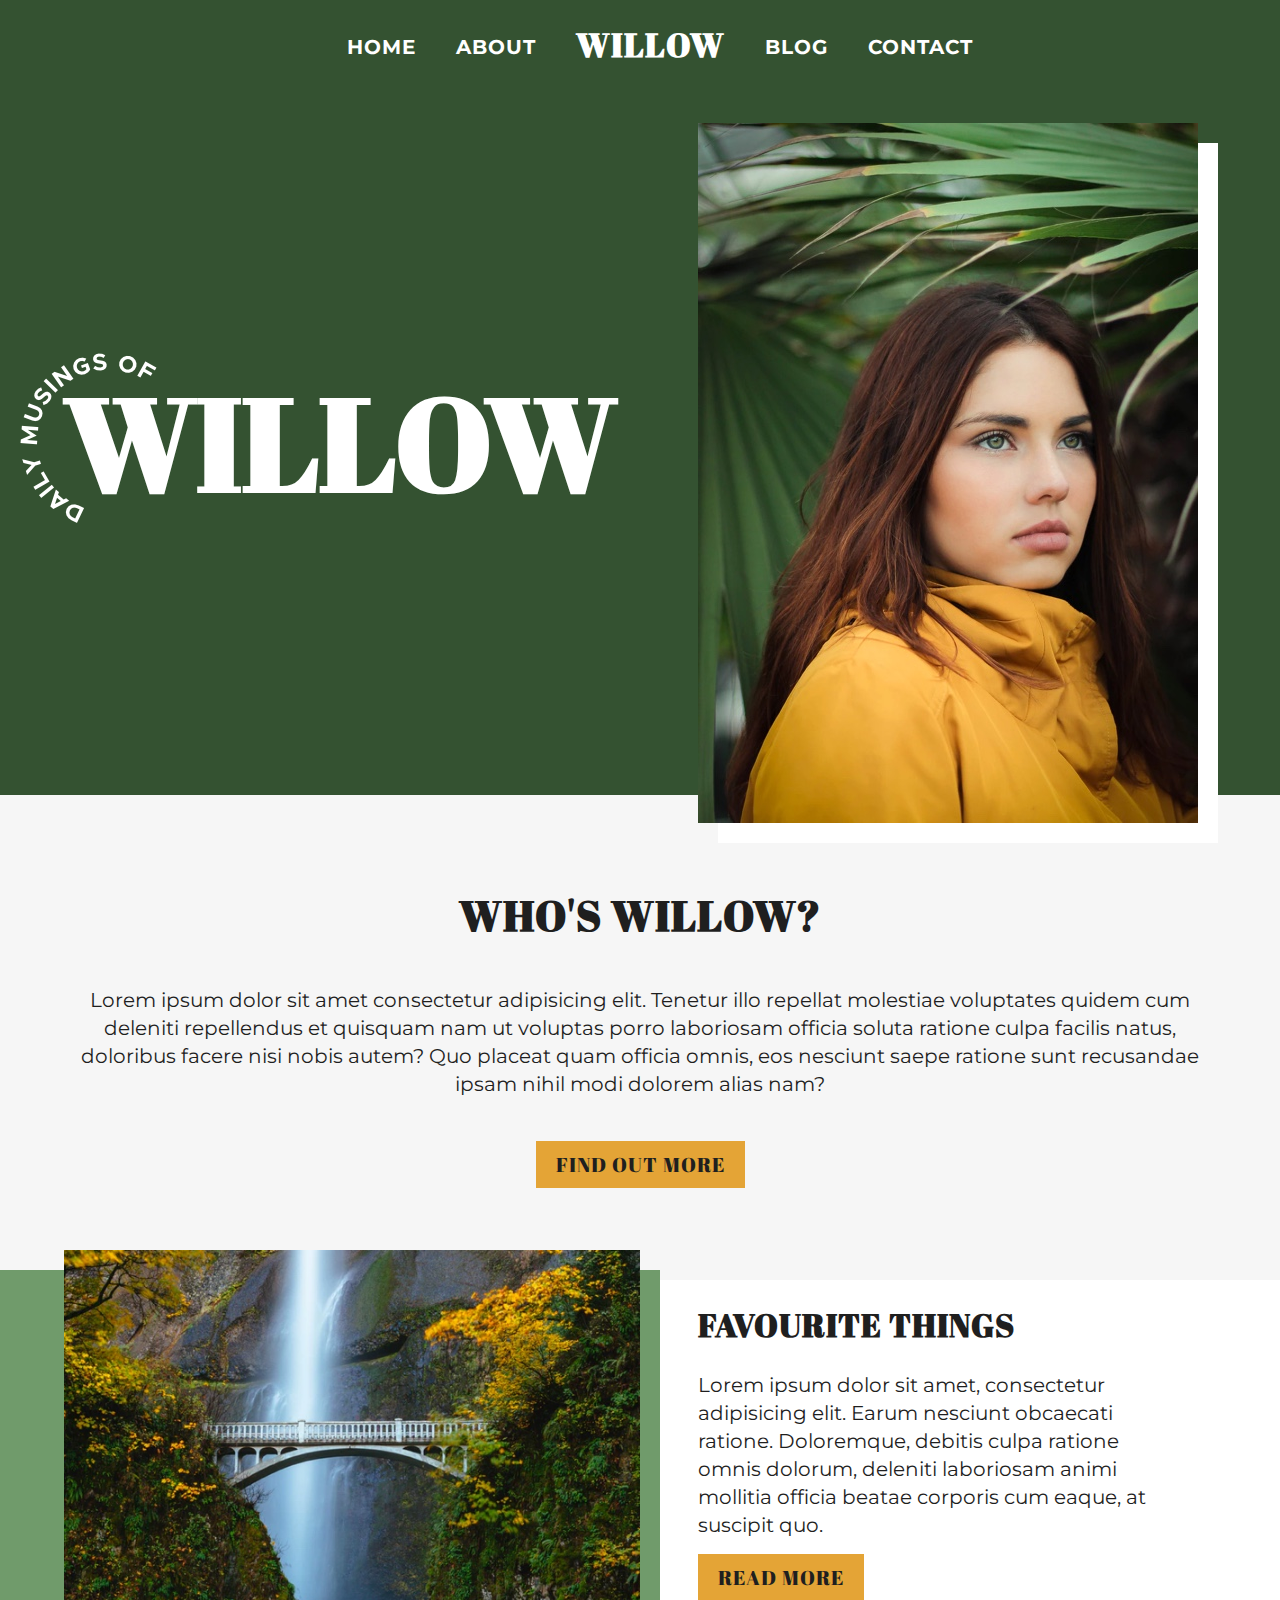
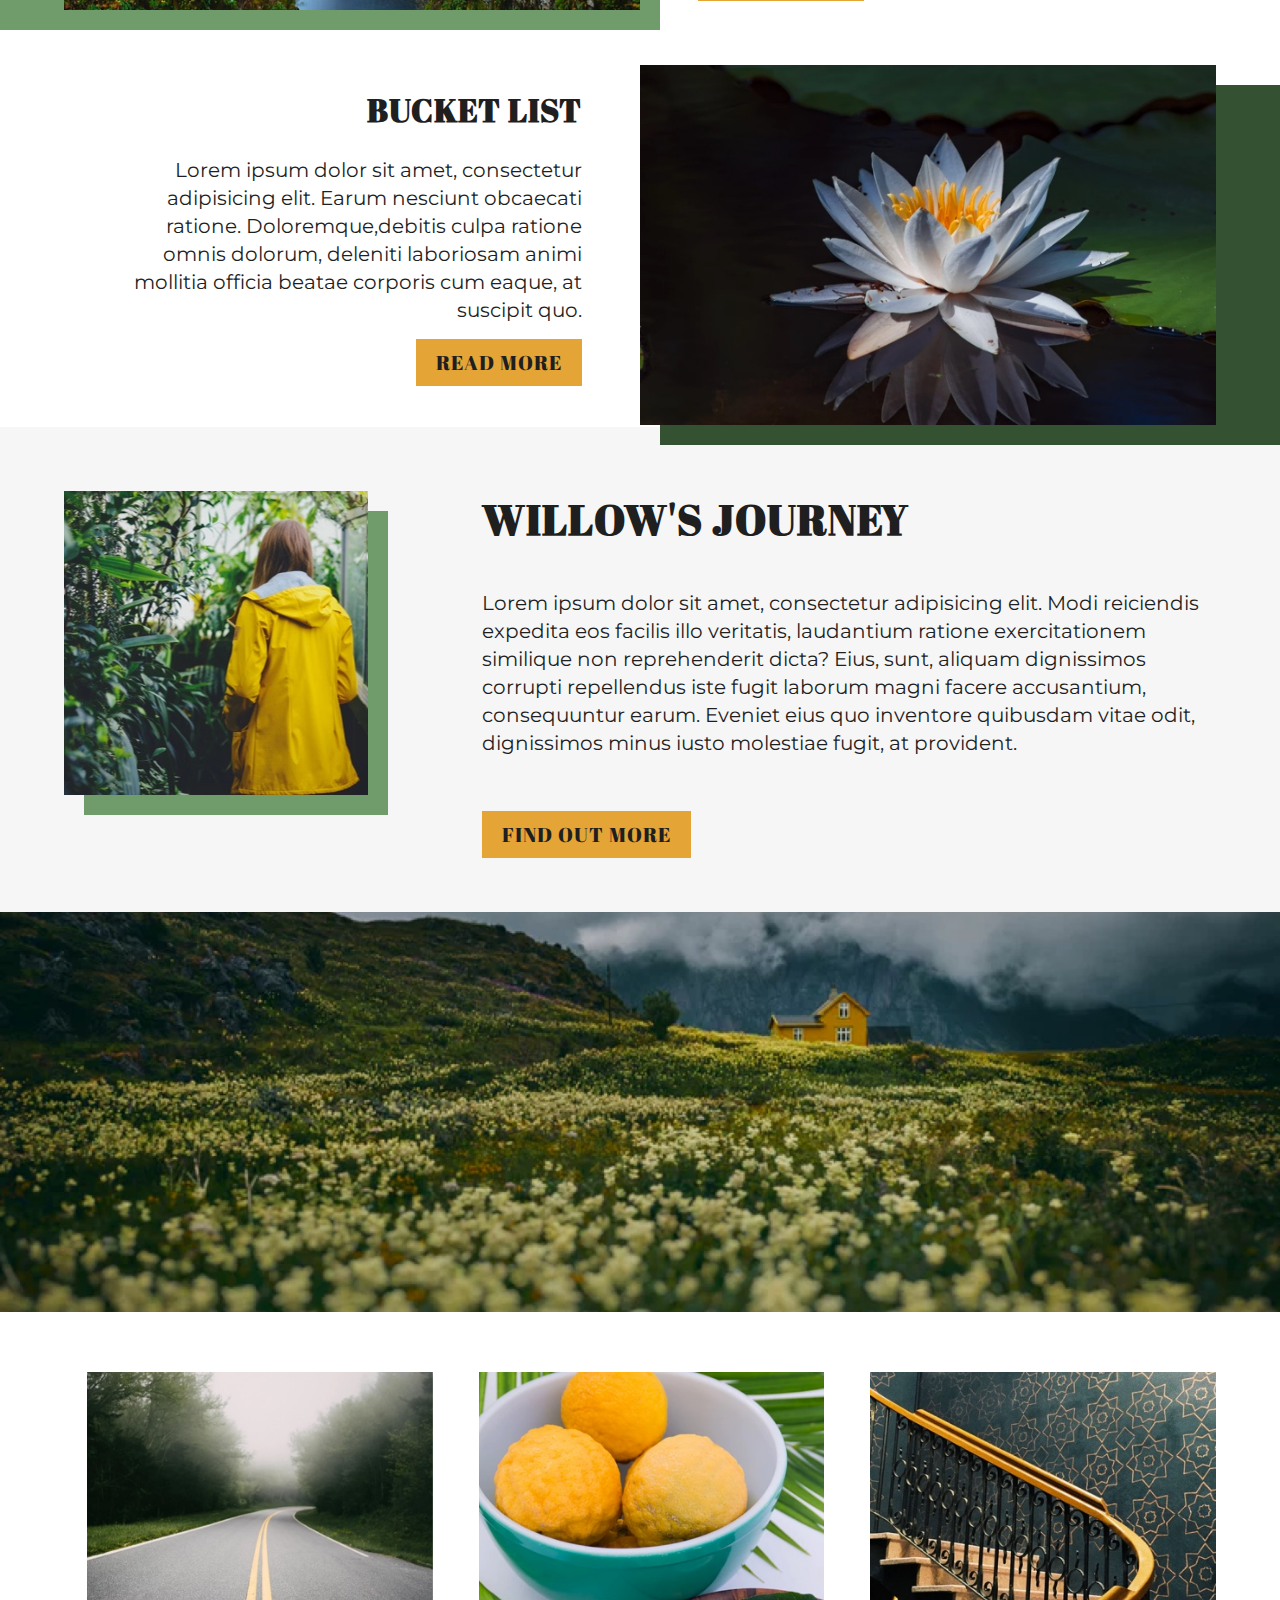
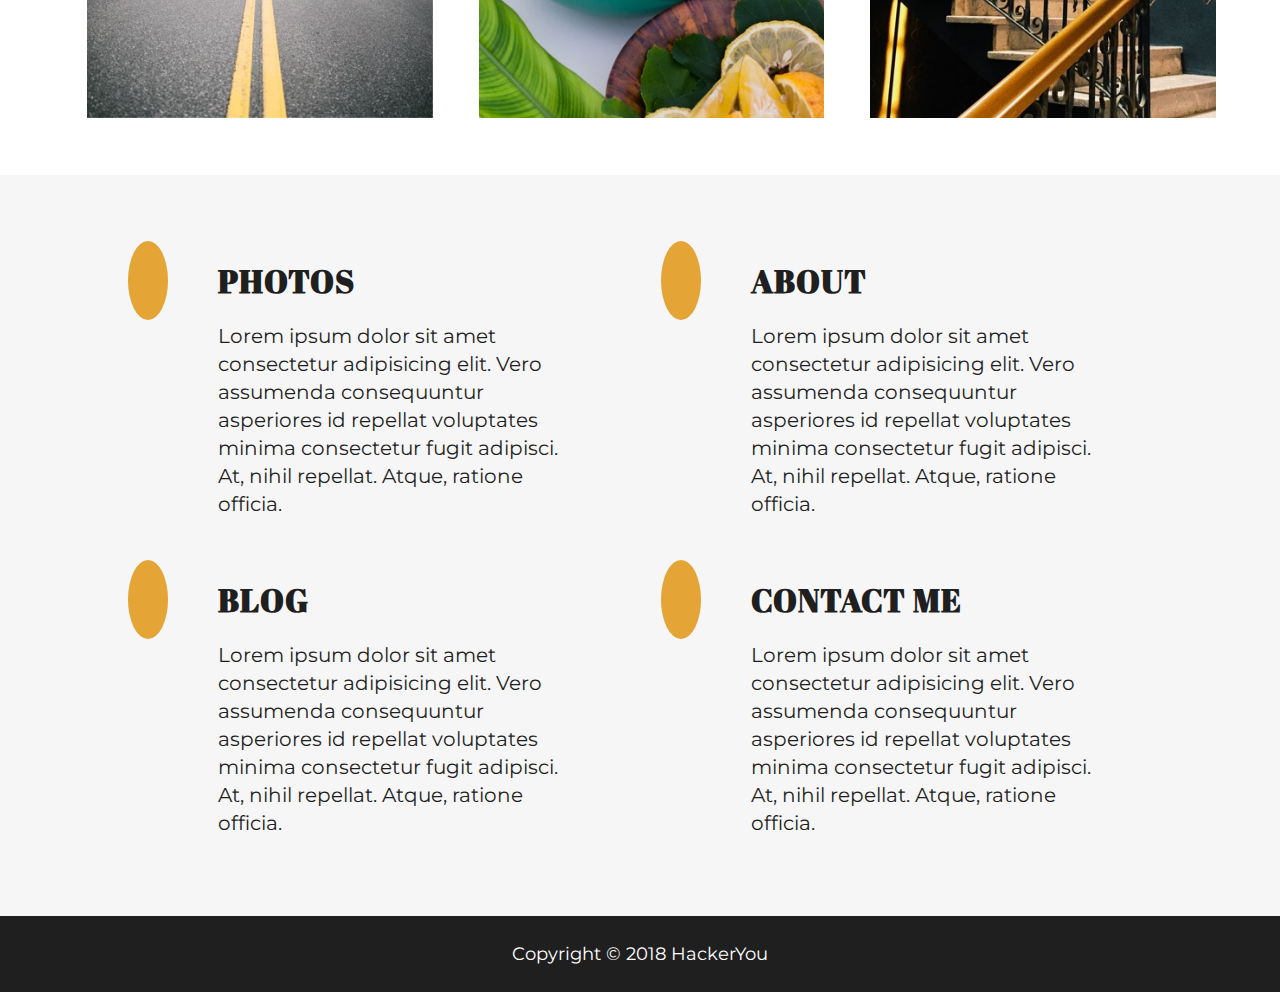
<file: index.html>
<!DOCTYPE html>
<html lang="en">
<head>
    <meta charset="UTF-8">
    <meta name="viewport" content="width=device-width, initial-scale=1.0">
    <meta http-equiv="X-UA-Compatible" content="ie=edge">
    <title>Willow - Home</title>
    <link rel="stylesheet" href="https://use.fontawesome.com/releases/v5.5.0/css/all.css" integrity="sha384-B4dIYHKNBt8Bc12p+WXckhzcICo0wtJAoU8YZTY5qE0Id1GSseTk6S+L3BlXeVIU" crossorigin="anonymous">
    <link href="https://fonts.googleapis.com/css?family=Abril+Fatface|Montserrat:400,700" rel="stylesheet">
    <link rel="stylesheet" href="styles/style.css">
    <link type="image/png" href="assets/favicon-32x32.png" rel="icon">
    <link rel="stylesheet" href="https://cdnjs.cloudflare.com/ajax/libs/animate.css/3.7.0/animate.min.css">
    
</head>
<body>

    <!-- HEADER SECTION ------------------------------------------------>

    <header class="main-header">
        <div class="wrapper">
            
            <nav class="top-nav">
                <ul class="top-nav__list">
                    <li class="top-nav__list-item"><a class="top-nav__link top-nav__link--accent" href="index.html">Home</a></li>
                    <li class="top-nav__list-item"><a class="top-nav__link top-nav__link--accent" href="">About</a></li>
                    <li class="top-nav__list-item"><a class="top-nav__link--large" href="index.html">Willow</a></li>
                    <li class="top-nav__list-item"><a class="top-nav__link top-nav__link--accent" href="blog.html">Blog</a></li>
                    <li class="top-nav__list-item"><a class="top-nav__link top-nav__link--accent" href="contact.html">Contact</a></li>
               </ul>
            </nav>
    
            <div class="menu-icon">
                <a href=""><i class="fas fa-bars"></i></a>
            </div>
            

        </div>
        
    
               
        <div class="wrapper">
        <div class="main-header__content-box">
                <div class="main-header__title-container">
                    <h1 class="main-header__title--large">Willow</h1>
                </div> 

               <div class="main-header__image-container">
                   <img class="main-header__img" src="assets/home-image-1.jpg" alt="headshot of girl with long brown hair standing in front of bamboo-like tree leaves">  
               </div>
            </div>
        </div>
    </header>

    <main class="main">

<!-- ABOUT/INTRO SECTION ----------------------------------------------->

        <section class="intro">
            <div class="wrapper">
                <div class="intro__content-block">
                    <h2 class="heading">Who's Willow?</h2>
                    <p class="copy copy--intro">Lorem ipsum dolor sit amet consectetur adipisicing elit. Tenetur illo repellat molestiae voluptates quidem cum deleniti repellendus et quisquam nam ut voluptas porro laboriosam officia soluta ratione culpa facilis natus, doloribus facere nisi nobis autem? Quo placeat quam officia omnis, eos nesciunt saepe ratione sunt recusandae ipsam nihil modi dolorem alias nam?</p>
                    <a href="#" class="button animated pulse">Find Out More</a>
                </div>
            </div>
        </section> 

<!-- EDITORIAL SECTION ------------------------------------------------->

        <section class="editorial">  
            <div class="wrapper">                   
                <div class="editorial__row editorial__row--row1">
                    <div class="editorial__img-box">
                        <img class="editorial__image editorial__image--light-green" src="assets/home-image-2.jpg" alt="scenic photograph of bridge with waterfall in background">
                    </div>
    
                    <div class="editorial__content editorial__content--row1">
                        <h3 class="heading--small">Favourite Things</h3>
                        <p class="copy copy__editorial">Lorem ipsum dolor sit amet, consectetur adipisicing elit. Earum nesciunt obcaecati ratione. Doloremque, debitis culpa ratione omnis dolorum, deleniti laboriosam animi mollitia officia beatae corporis cum eaque, at suscipit quo.</p>
                        <a href="" class="button">Read More</a>
                    </div>
                </div>
    
                <div class="editorial__row editorial__row--row2">
                    <div class="editorial__img-box editorial__img-container--row2">
                        <img src="assets/home-image-3.jpg" alt="close up photograph of flower floating near lily pad" class="editorial__image editorial__image--dark-green">
                    </div> 
    
                    <div class="editorial__content editorial__content--row2">
                        <h3 class="heading--small">Bucket List</h3>
                        <p class="copy copy__editorial">Lorem ipsum dolor sit amet, consectetur adipisicing elit. Earum nesciunt obcaecati ratione. Doloremque,debitis culpa ratione omnis dolorum, deleniti laboriosam animi mollitia officia beatae corporis cum eaque, at suscipit quo.</p>
                        <a href="" class="button">Read More</a>
                    </div>            
                </div>  
            </div>
        </section>


<!-- WILLOW'S JOURNEY SECTION ------------------------------------------------->

        <section class="journey">
            <div class="wrapper">
                <div class="journey-container">   
                    <div class="journey-container__image-box">
                        <img class="journey-container__image-box--image" src="assets/home-image-4.jpg" alt="rear image of girl with yellow raincoat in a green forest-like setting">
                    </div>
        
                    <div class="journey-container__content-box">
                        <h2 class="heading">Willow's Journey</h2>
                        <p class="copy copy--intro copy--journey">Lorem ipsum dolor sit amet, consectetur adipisicing elit. Modi reiciendis expedita eos facilis illo veritatis, laudantium ratione exercitationem similique non reprehenderit dicta? Eius, sunt, aliquam dignissimos corrupti repellendus iste fugit laborum magni facere accusantium, consequuntur earum. Eveniet eius quo inventore quibusdam vitae odit, dignissimos minus iusto molestiae fugit, at provident.</p>
                        <a href="" class="button">Find out More</a>
                    </div> 
                </div>
            </div>
        </section>

<!-- GALLERY SECTION ------------------------------------------------------------->

        <section class="gallery">
            <div class="gallery__hero">
                <img src="assets/home-image-5.jpg" alt="panoramic scene of a meadow of flowers with a house in background near cloudy mountains" class="gallery__image--large">
            </div>

        <div class="wrapper">
            <div class="gallery__wrapper">
                <img src="assets/home-image-6.jpg" alt="image of empty winding highway road" class="gallery__image">
                <img src="assets/home-image-7.jpg" alt="close up image of a bowl of lemons on a table" class="gallery__image">
                <img src="assets/home-image-8.jpg" alt="photo of winding staircase with star-pattern wallpaper on walls" class="gallery__image">
            </div>
        </div>
        </section>   
    </main>

<!-- FOOTER WITH ICONS SECTION------------------------------------------------------>
<footer class="footer">
   
        <div class="footer__row">
            <div class="footer__content">
                <div class="footer__icon-box">
                    <a class="footer__icon" href=""><i class="fas fa-image"></i></a>
                </div>

                <div class="footer__copy-block">
                    <h4 class="heading--small">Photos</h4>
                    <p class="copy">Lorem ipsum dolor sit amet consectetur adipisicing elit. Vero assumenda consequuntur asperiores id repellat voluptates minima consectetur fugit adipisci. At, nihil repellat. Atque, ratione officia.</p>
                </div>
            </div>

            <div class="footer__content">
                <div class="footer__icon-box">
                    <a class="footer__icon" href=""><i class="far fa-user"></i></a>
                </div>

                <div class="footer__copy-block">
                    <h4 class="heading--small">About</h4>
                    <p class="copy">Lorem ipsum dolor sit amet consectetur adipisicing elit. Vero assumenda consequuntur asperiores id repellat voluptates minima consectetur fugit adipisci. At, nihil repellat. Atque, ratione officia.</p>
                </div>
            </div>
        </div>

        <div class="footer__row">
            <div class="footer__content">
                <div class="footer__icon-box">
                    <a class="footer__icon" href=""><i class="fas fa-desktop"></i></a>
                </div>

                <div class="footer__copy-block">
                    <h4 class="heading--small">Blog</h4>
                    <p class="copy">Lorem ipsum dolor sit amet consectetur adipisicing elit. Vero assumenda consequuntur asperiores id repellat voluptates minima consectetur fugit adipisci. At, nihil repellat. Atque, ratione officia.</p>
                </div>
            </div>
      
            <div class="footer__content">
                <div class="footer__icon-box">
                    <a class="footer__icon" href=""><i class="fas fa-phone"></i></a>
                </div>
                <div class="footer__copy-block">
                    <h4 class="heading--small">Contact Me</h4>
                    <p class="copy">Lorem ipsum dolor sit amet consectetur adipisicing elit. Vero assumenda consequuntur asperiores id repellat voluptates minima consectetur fugit adipisci. At, nihil repellat. Atque, ratione officia.</p>
                </div>
            </div> 
        </div>
    
</footer>

<!-- SECONDARY FOOTER SECTION ----------------------------------------------------------->

        <div class="secondary-footer">
            <p class="secondary-footer__text">Copyright &copy 2018 HackerYou</p>
        </div>


    
</body>
</html>
</file>
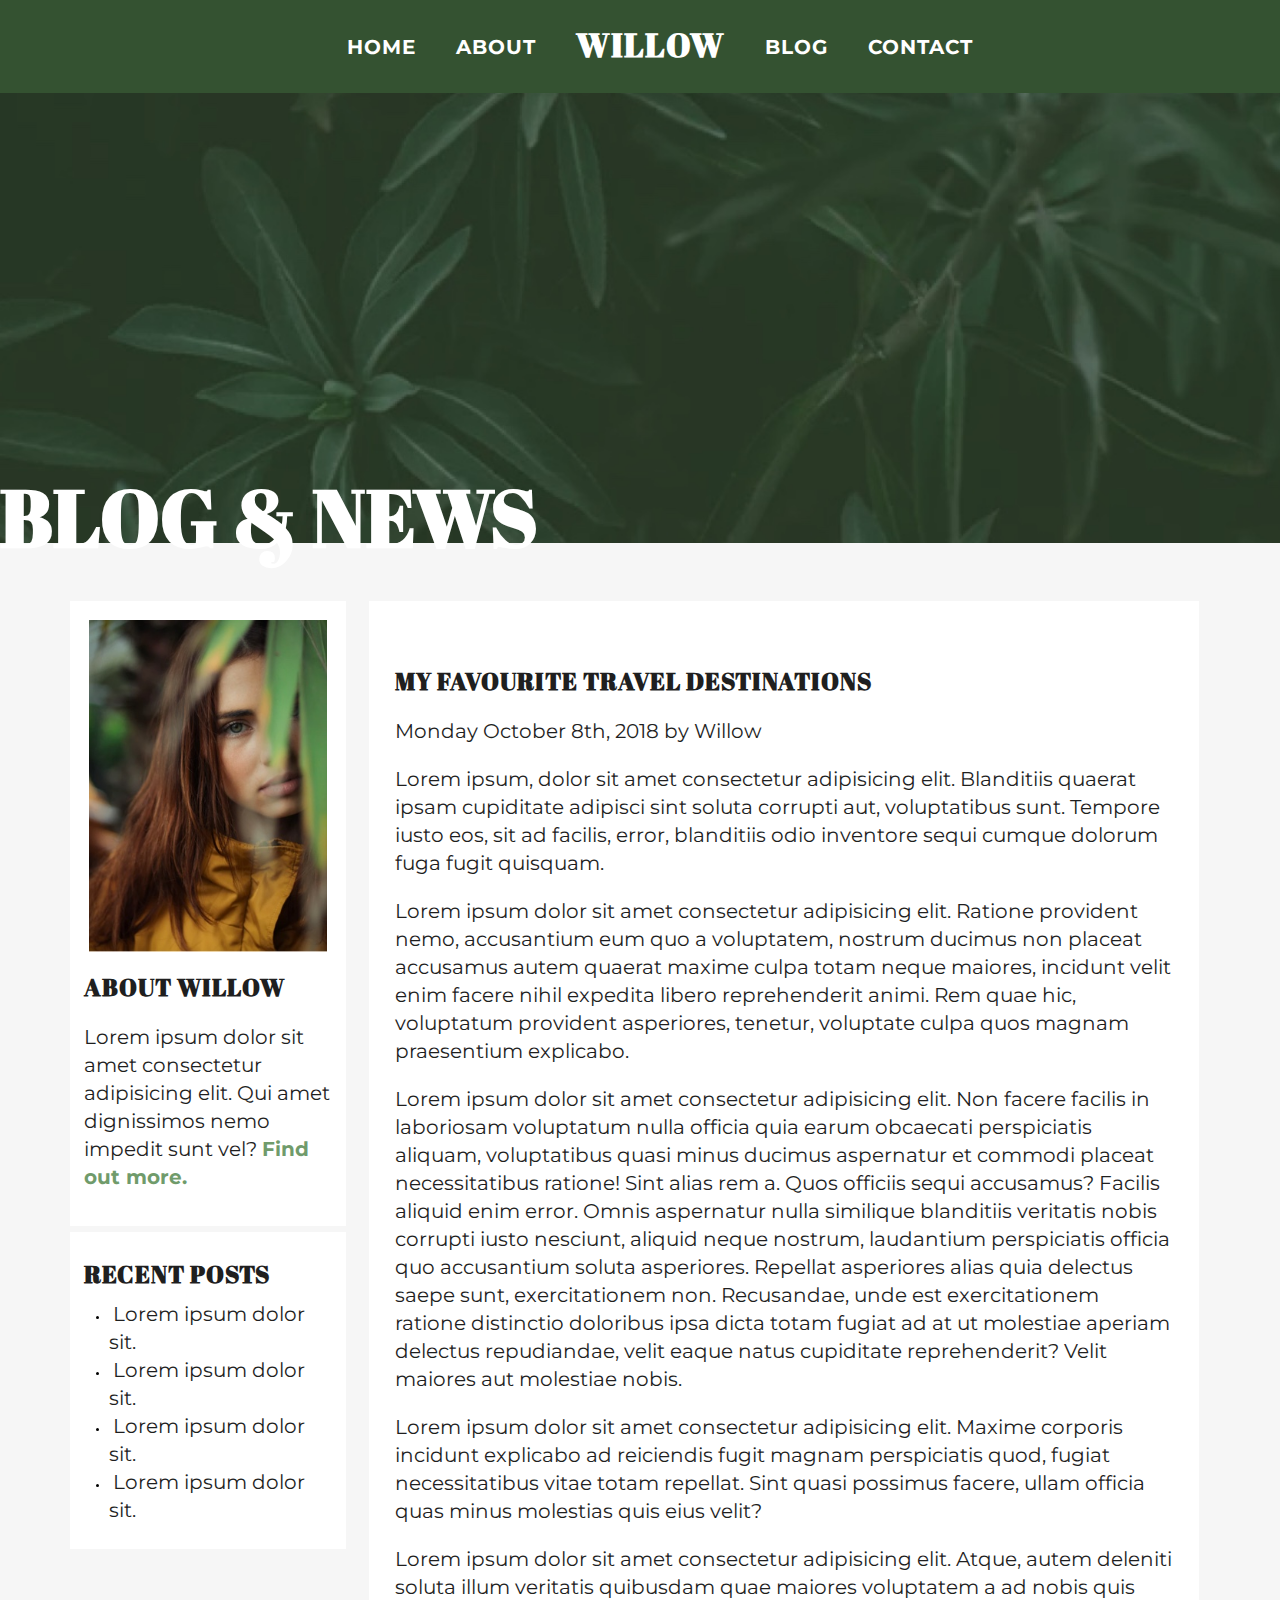
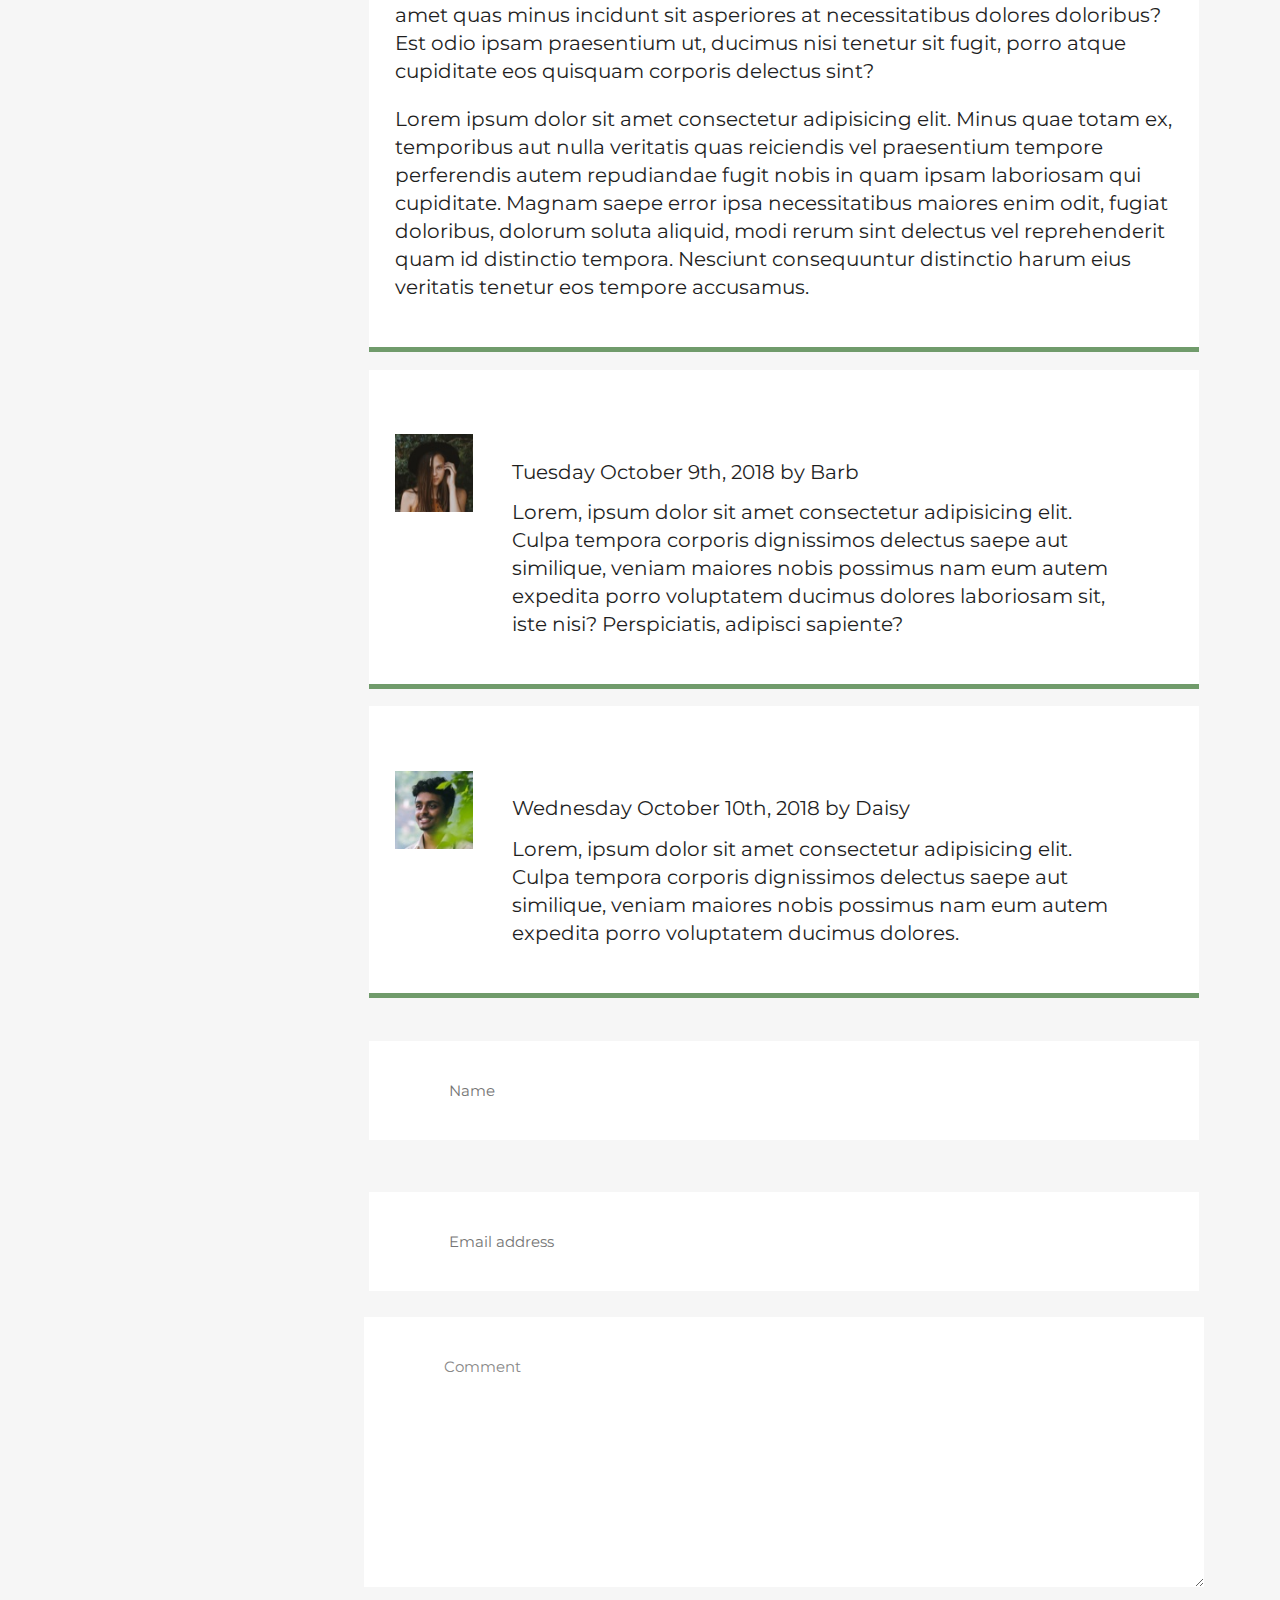
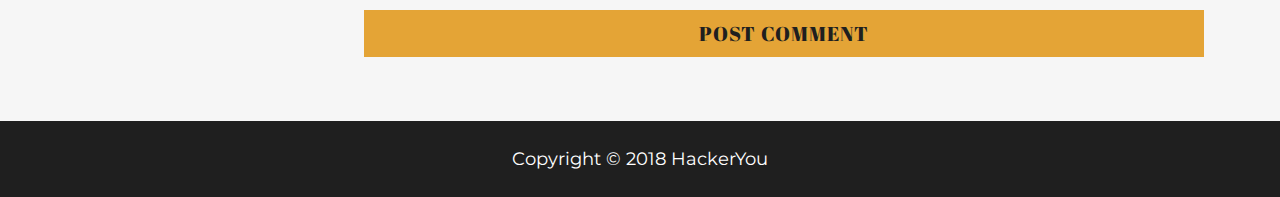
<file: blog.html>
<!DOCTYPE html>
<html lang="en">
<head>
    <meta charset="UTF-8">
    <meta name="viewport" content="width=device-width, initial-scale=1.0">
    <meta http-equiv="X-UA-Compatible" content="ie=edge">
    <title>Willow - Blog</title>
    <link rel="stylesheet" href="https://use.fontawesome.com/releases/v5.5.0/css/all.css" integrity="sha384-B4dIYHKNBt8Bc12p+WXckhzcICo0wtJAoU8YZTY5qE0Id1GSseTk6S+L3BlXeVIU" crossorigin="anonymous">
    <link href="https://fonts.googleapis.com/css?family=Abril+Fatface|Montserrat:400,700" rel="stylesheet">
    <link rel="stylesheet" href="styles/style.css">
    <link type="image/png" href="assets/favicon-32x32.png" rel="icon">
    <link rel="stylesheet" href="https://cdnjs.cloudflare.com/ajax/libs/animate.css/3.7.0/animate.min.css">
</head>
<body>
    
    <!-- HEADER SECTION ------------------------------------------------>
    
    
    <header class="blog-header">
            <nav class="top-nav">
                <ul class="top-nav__list">
                    <li class="top-nav__list-item"><a class="top-nav__link top-nav__link--accent" href="index.html">Home</a></li>
                    <li class="top-nav__list-item"><a class="top-nav__link top-nav__link--accent" href="">About</a></li>
                    <li class="top-nav__list-item"><a class="top-nav__link--large" href="index.html">Willow</a></li>
                    <li class="top-nav__list-item"><a class="top-nav__link top-nav__link--accent" href="blog.html">Blog</a></li>
                    <li class="top-nav__list-item"><a class="top-nav__link top-nav__link--accent" href="contact.html">Contact</a></li>
                </ul>
            </nav>
    
            <div class="menu-icon">
                <a href=""><i class="fas fa-bars"></i></a>
            </div>
        
        

                         
            <div class="secondary-header">
                <h1 class="page-heading">Blog & News</h1>
            </div>

    </header>


<main class="main">

<!-- SIDEBAR SECTION ------------------------------------------------>

    <div class="wrapper">
        <div class="page-container">          
            <aside class="sidebar">
                <div class="sidebar__box content-frame">
                    <img src="/assets/blog-image-2.jpg" alt="" class="bio__image">
                    <h2 class="heading blog-heading">About Willow</h2>
                    <p class="copy">Lorem ipsum dolor sit amet consectetur adipisicing elit. Qui amet dignissimos nemo impedit sunt vel? <span ><a class="sidebar__cta" href="">Find out more.</a></span></p>
                </div>
                
                <div class="sidebar__box content-frame">
                    <h2 class="heading blog-heading">Recent Posts</h2>
                    <ul class="sidebar__link-list">
                        <li><a class="sidebar__link copy" href="">Lorem ipsum dolor sit.</a></li>
                        <li><a class="sidebar__link copy" href="">Lorem ipsum dolor sit.</a></li>
                        <li><a class="sidebar__link copy" href="">Lorem ipsum dolor sit.</a></li>
                        <li><a class="sidebar__link copy" href="">Lorem ipsum dolor sit.</a></li>
                    </ul>
                </div>

            </aside>
            
            
<!-- MAIN BLOG SECTION ------------------------------------------------>
            
            <section class="blog">
                <div class="blog__entry--hero content-frame">
                    <h2 class="heading blog-heading">My Favourite Travel Destinations</h2>
                    <p class="copy">Monday October 8th, 2018 by Willow</p>
                    
                    <p class="copy">Lorem ipsum, dolor sit amet consectetur adipisicing elit. Blanditiis quaerat ipsam cupiditate adipisci sint soluta corrupti aut, voluptatibus sunt. Tempore iusto eos, sit ad facilis, error, blanditiis odio inventore sequi cumque dolorum fuga fugit quisquam.</p>
                    
                    <p class="copy">Lorem ipsum dolor sit amet consectetur adipisicing elit. Ratione provident nemo, accusantium eum quo a voluptatem, nostrum ducimus non placeat accusamus autem quaerat maxime culpa totam neque maiores, incidunt velit enim facere nihil expedita libero reprehenderit animi. Rem quae hic, voluptatum provident asperiores, tenetur, voluptate culpa quos magnam praesentium explicabo.</p>
                    
                    <p class="copy">Lorem ipsum dolor sit amet consectetur adipisicing elit. Non facere facilis in laboriosam voluptatum nulla officia quia earum obcaecati perspiciatis aliquam, voluptatibus quasi minus ducimus aspernatur et commodi placeat necessitatibus ratione! Sint alias rem a. Quos officiis sequi accusamus? Facilis aliquid enim error. Omnis aspernatur nulla similique blanditiis veritatis nobis corrupti iusto nesciunt, aliquid neque nostrum, laudantium perspiciatis officia quo accusantium soluta asperiores. Repellat asperiores alias quia delectus saepe sunt, exercitationem non. Recusandae, unde est exercitationem ratione distinctio doloribus ipsa dicta totam fugiat ad at ut molestiae aperiam delectus repudiandae, velit eaque natus cupiditate reprehenderit? Velit maiores aut molestiae nobis.</p>
                    
                    <p class="copy">Lorem ipsum dolor sit amet consectetur adipisicing elit. Maxime corporis incidunt explicabo ad reiciendis fugit magnam perspiciatis quod, fugiat necessitatibus vitae totam repellat. Sint quasi possimus facere, ullam officia quas minus molestias quis eius velit?</p>
                    
                    <p class="copy">Lorem ipsum dolor sit amet consectetur adipisicing elit. Atque, autem deleniti soluta illum veritatis quibusdam quae maiores voluptatem a ad nobis quis amet quas minus incidunt sit asperiores at necessitatibus dolores doloribus? Est odio ipsam praesentium ut, ducimus nisi tenetur sit fugit, porro atque cupiditate eos quisquam corporis delectus sint?</p>
                    
                    <p class="copy">Lorem ipsum dolor sit amet consectetur adipisicing elit. Minus quae totam ex, temporibus aut nulla veritatis quas reiciendis vel praesentium tempore perferendis autem repudiandae fugit nobis in quam ipsam laboriosam qui cupiditate. Magnam saepe error ipsa necessitatibus maiores enim odit, fugiat doloribus, dolorum soluta aliquid, modi rerum sint delectus vel reprehenderit quam id distinctio tempora. Nesciunt consequuntur distinctio harum eius veritatis tenetur eos tempore accusamus.</p>
                </div>
                
                <div class="blog__entry content-frame">

                    <div class="blog__entry--image-box">
                        <img src="/assets/blog-image-3.jpg" alt="" class="blog__entry__img">
                    </div>

                    <div class="blog__entry--copy">
                        <p class="copy blog-subhead">Tuesday October 9th, 2018 by Barb</p>
                        <p class="copy blog-subtext">Lorem, ipsum dolor sit amet consectetur adipisicing elit. Culpa tempora corporis dignissimos delectus saepe aut similique, veniam maiores nobis possimus nam eum autem expedita porro voluptatem ducimus dolores laboriosam sit, iste nisi? Perspiciatis, adipisci sapiente?</p>
                    </div>

                </div>
                
                <div class="blog__entry content-frame">

                    <div class="blog__entry--image-box">
                        <img src="/assets/blog-image-4.jpg" alt="" class="blog__entry__img">
                    </div>

                    <div class="blog__entry--copy">
                        <p class="copy blog-subhead">Wednesday October 10th, 2018 by Daisy</p>
                        <p class="copy blog-subtext">Lorem, ipsum dolor sit amet consectetur adipisicing elit. Culpa tempora corporis dignissimos delectus saepe aut similique, veniam maiores nobis possimus nam eum autem expedita porro voluptatem ducimus dolores.</p>
                    </div>

                </div>
            </section>
        </div>
            
            
<!-- BLOG COMMENT FORM SECTION -------------------------------------->
                        
    <form action="" class="form">
        <div class="flex-form">
            <label class="form__label visuallyhidden" for="name">Enter name</label>
            <input class="form__input" name="name" type="text" placeholder="Name">
    
            <label class="form__label visuallyhidden" for="email address">Enter email address</label>
            <input class="form__input" name="email" type="emailaddress" placeholder="Email address">
        </div>

                
  
        <label class="form__label visuallyhidden" for="comment">Enter comment</label>
        <textarea class="form-comment" name="comment" id="comment" cols="30" rows="10">Comment</textarea>

        
        <div class="button-box--blog">
            <button class="button">Post Comment</button>
        </div>

            
    </form>


      
</main>
    
<div class="secondary-footer">
    <p class="secondary-footer__text">Copyright &copy 2018 HackerYou</p>
</div>


    
</body>
</html>
</file>
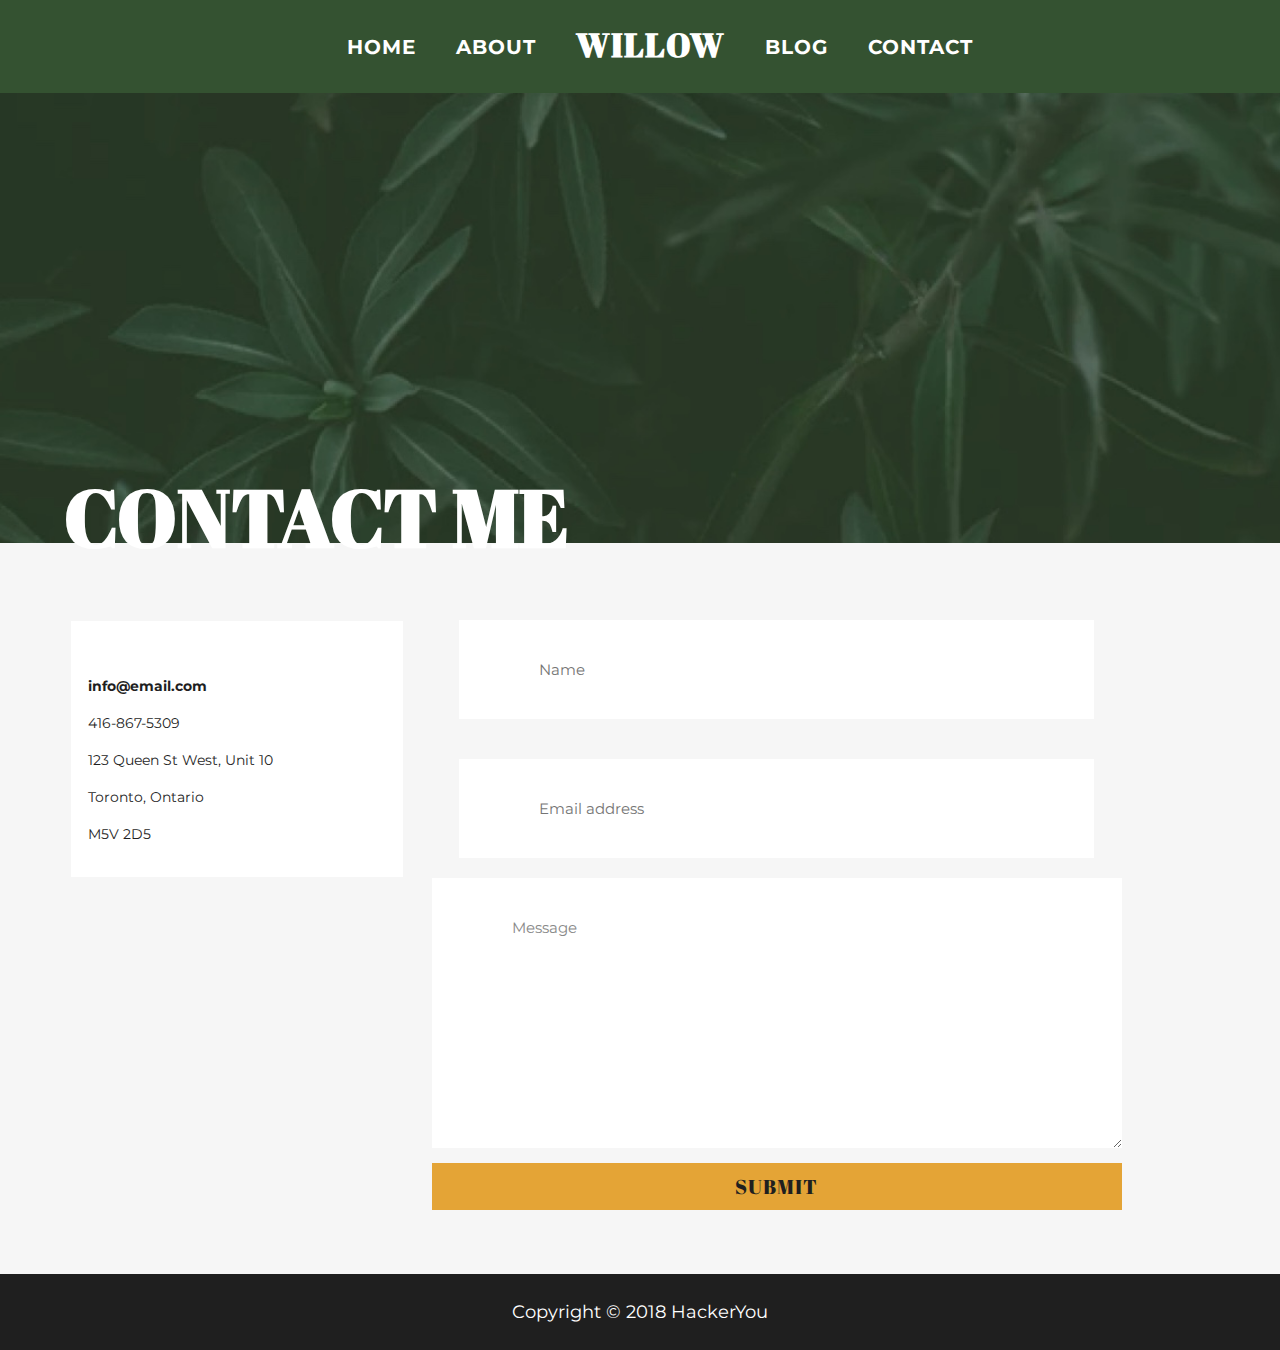
<file: contact.html>
<!DOCTYPE html>
<html lang="en">
    <head>
        <meta charset="UTF-8">
        <meta name="viewport" content="width=device-width, initial-scale=1.0">
        <meta http-equiv="X-UA-Compatible" content="ie=edge">
        <title>Willow - Contact</title>
        <link rel="stylesheet" href="https://use.fontawesome.com/releases/v5.5.0/css/all.css" integrity="sha384-B4dIYHKNBt8Bc12p+WXckhzcICo0wtJAoU8YZTY5qE0Id1GSseTk6S+L3BlXeVIU" crossorigin="anonymous">
        <link href="https://fonts.googleapis.com/css?family=Abril+Fatface|Montserrat:400,700" rel="stylesheet">
        <link rel="stylesheet" href="styles/style.css">
        <link type="image/png" href="assets/favicon-32x32.png" rel="icon">
        <link rel="stylesheet" href="https://cdnjs.cloudflare.com/ajax/libs/animate.css/3.7.0/animate.min.css">
    </head>
    <body>
        
<!-- TOP NAV SECTION ------------------------------------------------>
        <nav class="top-nav">
            <ul class="top-nav__list">
                <li class="top-nav__list-item"><a class="top-nav__link top-nav__link--accent" href="index.html">Home</a></li>
                <li class="top-nav__list-item"><a class="top-nav__link top-nav__link--accent" href="">About</a></li>
                <li class="top-nav__list-item"><a class="top-nav__link--large" href="index.html">Willow</a></li>
                <li class="top-nav__list-item"><a class="top-nav__link top-nav__link--accent" href="blog.html">Blog</a></li>
                <li class="top-nav__list-item"><a class="top-nav__link top-nav__link--accent" href="contact.html">Contact</a></li>
            </ul>
        </nav>
        
        <div class="menu-icon">
            <a href=""><i class="fas fa-bars"></i></a>
        </div>
        


        <header class="secondary-header">       
            <div class="wrapper">
                <h1 class="page-heading">Contact Me</h1>
            </div>
        </header>

<main class="main">

<!-- SIDEBAR SECTION --------------------------------------------------->

    <div class="wrapper">
        <div class="page-container">
            <aside class="contact-box">
                <div class="sidebar__box content-frame">
                    <a href=""><i class="icon-list--green fab fa-facebook-f"></i></a>
                    <a href=""><i class="icon-list--green fab fa-twitter"></i></a>
                    <a href=""><i class="icon-list--green fab fa-linkedin-in"></i></a>
                    <a href=""><i class="icon-list--green fab fa-instagram"></i></a>
            
                    <p class="address-block__copy--bold">info@email.com</p>
                    <p class="address-block__copy">416-867-5309</p>
                    <p class="address-block__copy">123 Queen St West, Unit 10</p>
                    <p class="address-block__copy">Toronto, Ontario</p>
                    <p class="address-block__copy">M5V 2D5</p>        
                </div>     
            </aside>
                    
    <!-- CONTACT FORM SECTION -------------------------------------------------->
                    
            <form action="" class="form contact-form">
                <div class="flex-form flex-form__contact">
                    <label class="form__label visuallyhidden" for="name">Enter name</label>
                    <input class="form__input" name="name" type="text" placeholder="Name">
                    
                    <label class="form__label visuallyhidden" for="email address">Enter email address</label>
                    <input class="form__input" name="email" type="emailaddress" placeholder="Email address">
                </div>
                
                
                
                <label class="form__label visuallyhidden" for="comment">Enter comment</label>
                <textarea class="form-message" name="comment" id="comment" cols="30" rows="10">Message</textarea>
                
                <div class="button-box--contact">
                    <button class="button">Submit</button>               
                </div>
            </form>       
        </div>   
    </div>
</main>
    
    <!-- FOOTER SECTION ------------------------------------------------------->
    
    <div class="secondary-footer">
    <p class="secondary-footer__text">Copyright &copy 2018 HackerYou</p>
</div>

    
</body>
</html>
</file>
<file: styles/style.css>
article, aside, details, figcaption, figure, footer, header, hgroup, nav, section, summary {
  display: block; }

audio, canvas, video {
  display: inline-block; }

audio:not([controls]) {
  display: none;
  height: 0; }

[hidden] {
  display: none; }

html {
  font-family: sans-serif;
  -webkit-text-size-adjust: 100%;
  -ms-text-size-adjust: 100%; }

a:focus {
  outline: thin dotted; }

a:active, a:hover {
  outline: 0; }

h1 {
  font-size: 2em; }

abbr[title] {
  border-bottom: 1px dotted; }

b, strong {
  font-weight: 700; }

dfn {
  font-style: italic; }

mark {
  background: #ff0;
  color: #000; }

code, kbd, pre, samp {
  font-family: monospace, serif;
  font-size: 1em; }

pre {
  white-space: pre-wrap;
  word-wrap: break-word; }

q {
  quotes: \201C \201D \2018 \2019; }

small {
  font-size: 80%; }

sub, sup {
  font-size: 75%;
  line-height: 0;
  position: relative;
  vertical-align: baseline; }

sup {
  top: -.5em; }

sub {
  bottom: -.25em; }

img {
  border: 0; }

svg:not(:root) {
  overflow: hidden; }

fieldset {
  border: 1px solid silver;
  margin: 0 2px;
  padding: .35em .625em .75em; }

button, input, select, textarea {
  font-family: inherit;
  font-size: 100%;
  margin: 0; }

button, input {
  line-height: normal; }

button, html input[type=button], input[type=reset], input[type=submit] {
  -webkit-appearance: button;
  cursor: pointer; }

button[disabled], input[disabled] {
  cursor: default; }

input[type=checkbox], input[type=radio] {
  -webkit-box-sizing: border-box;
  box-sizing: border-box;
  padding: 0; }

input[type=search] {
  -webkit-appearance: textfield;
  -moz-box-sizing: content-box;
  -webkit-box-sizing: content-box;
  box-sizing: content-box; }

input[type=search]::-webkit-search-cancel-button, input[type=search]::-webkit-search-decoration {
  -webkit-appearance: none; }

textarea {
  overflow: auto;
  vertical-align: top; }

table {
  border-collapse: collapse;
  border-spacing: 0; }

body, figure {
  margin: 0; }

legend, button::-moz-focus-inner, input::-moz-focus-inner {
  border: 0;
  padding: 0; }

.clearfix:after {
  visibility: hidden;
  display: block;
  font-size: 0;
  content: '';
  clear: both;
  height: 0; }

* {
  -moz-box-sizing: border-box;
  -webkit-box-sizing: border-box;
  box-sizing: border-box; }

html {
  font-size: 62.5%; }

img {
  max-width: 100%; }

.visuallyhidden:not(:focus):not(:active) {
  position: absolute;
  width: 1px;
  height: 1px;
  margin: -1px;
  border: 0;
  padding: 0;
  white-space: nowrap;
  -webkit-clip-path: inset(100%);
  clip-path: inset(100%);
  clip: rect(0 0 0 0);
  overflow: hidden; }

.main-header__title--large {
  font-family: 'Abril Fatface', serif;
  color: #fff;
  text-transform: uppercase;
  font-size: 130px;
  font-size: 13rem; }

.page-heading {
  font-family: 'Abril Fatface', serif;
  color: #fff;
  text-transform: uppercase;
  font-size: 80px;
  font-size: 8rem; }

.heading {
  font-family: 'Abril Fatface', serif;
  color: #1f1f1f;
  text-transform: uppercase;
  letter-spacing: 1px;
  font-size: 42px;
  font-size: 4.2rem;
  margin: 0; }

.heading--small {
  font-family: 'Abril Fatface', serif;
  color: #1f1f1f;
  text-transform: uppercase;
  letter-spacing: 1px;
  font-size: 32px;
  font-size: 3.2rem;
  margin: 0; }

.blog-heading {
  font-family: 'Abril Fatface', serif;
  color: #1f1f1f;
  text-transform: uppercase;
  letter-spacing: 1px;
  font-size: 24px;
  font-size: 2.4rem;
  padding: 5% 0 0 0; }

.copy {
  font-family: 'Montserrat', sans-serif;
  color: #1f1f1f;
  font-size: 20px;
  font-size: 2rem;
  line-height: 2.8rem; }

.button {
  font-family: 'Abril Fatface', serif;
  color: #1f1f1f;
  text-transform: uppercase;
  letter-spacing: 1px;
  font-size: 20px;
  font-size: 2rem;
  background: #e4a436;
  text-decoration: none;
  padding: 10px 20px;
  text-align: center;
  border: none; }
  .button:hover {
    font-size: 25px;
    font-size: 2.5rem;
    -webkit-transition: 0.3s ease;
    -o-transition: 0.3s ease;
    transition: 0.3s ease; }

.main {
  background: #f6f6f6;
  padding-bottom: 5%; }

.wrapper {
  max-width: 1280px;
  margin: 0 auto;
  width: 90%; }

.panel {
  padding: 40px 0; }

.top-nav {
  background: #345231;
  padding: 20px 20px 15px 20px; }
  .top-nav__list {
    display: -webkit-box;
    display: -ms-flexbox;
    display: flex;
    -webkit-box-pack: center;
    -ms-flex-pack: center;
    justify-content: center;
    -webkit-box-align: center;
    -ms-flex-align: center;
    align-items: center;
    line-height: 29px; }
  .top-nav__list-item {
    list-style: none; }
  .top-nav__link, .top-nav__link--large {
    font-family: 'Montserrat', sans-serif;
    color: #1f1f1f;
    font-size: 20px;
    font-size: 2rem;
    letter-spacing: 1px;
    text-decoration: none;
    text-transform: uppercase;
    color: #fff;
    font-weight: 700;
    padding: 0 20px; }
    .top-nav__link--accent:hover {
      color: #e4a436;
      font-size: 23px;
      font-size: 2.3rem;
      -webkit-transition: 0.3s ease;
      -o-transition: 0.3s ease;
      transition: 0.3s ease; }
  .top-nav__link--large {
    font-family: 'Abril Fatface', serif;
    color: #fff;
    text-transform: uppercase;
    font-size: 33px;
    font-size: 3.3rem; }

.mobile-logo-box {
  display: none; }

.menu-icon {
  display: none; }

@media (max-width: 700px) {
  .top-nav {
    display: none; }
  .menu-icon {
    display: block;
    position: absolute;
    font-size: 5rem;
    top: 20px;
    right: 20px; }
  .menu-icon i {
    color: white; }
  .main-header__title--large::before {
    display: none; }
  .main-header__title--large {
    font-size: 90px;
    font-size: 9rem;
    padding-top: 50px; } }

@media (max-width: 480px) {
  .main-header__title--large {
    font-size: 60px;
    font-size: 6rem; } }

.main-header {
  background: #345231; }
  .main-header__content-box {
    display: -webkit-box;
    display: -ms-flexbox;
    display: flex;
    justify-items: center; }
  .main-header__title-container {
    width: 45%;
    display: inline-block;
    margin-top: 15%; }
  .main-header__title--large {
    display: inline-block;
    position: relative; }
  .main-header .main-header__title--large::before {
    content: "";
    position: absolute;
    width: 100%;
    height: 100%;
    background: url(/assets/circle-text.png) no-repeat;
    top: 0%;
    left: -8%; }
  .main-header__image-container {
    width: 45%;
    display: inline-block;
    margin-left: 2%; }
  .main-header__img {
    -webkit-box-shadow: 20px 20px 0 #fff;
    box-shadow: 20px 20px 0 #fff;
    position: relative;
    top: 30px; }

@media (max-width: 1390px) {
  .main-header__image-container {
    margin-left: 10%; } }

@media (max-width: 1175px) {
  .main-header__image-container {
    margin-left: 15%; } }

@media (max-width: 1080px) {
  .main-header__image-container {
    margin-left: 20%; }
  .main-header__title-container {
    margin-left: 10%;
    margin-top: 5%; } }

@media (max-width: 990px) {
  .main-header__content-box {
    -ms-flex-wrap: wrap;
    flex-wrap: wrap; }
  .main-header__image-container,
  .main-header__title-container {
    width: 100%;
    text-align: center;
    margin: 0; }
  .main-header__title--large {
    margin: 40px; } }

@media (max-width: 480px) {
  .main-header__image-container {
    display: none; } }

.intro,
.journey,
.footer {
  background: #f6f6f6; }
  .intro__content-block,
  .journey__content-block,
  .footer__content-block {
    display: -webkit-box;
    display: -ms-flexbox;
    display: flex;
    text-align: center;
    -webkit-box-orient: vertical;
    -webkit-box-direction: normal;
    -ms-flex-direction: column;
    flex-direction: column;
    -webkit-box-align: center;
    -ms-flex-align: center;
    align-items: center;
    -ms-flex-line-pack: justify;
    align-content: space-between;
    padding: 8% 0 8% 0; }

.copy--intro {
  padding: 2% 0; }

.editorial {
  background: white; }

.editorial__row {
  display: -webkit-box;
  display: -ms-flexbox;
  display: flex; }
  .editorial__row .editorial__content,
  .editorial__row .editorial__img-box {
    width: 50%; }

.editorial__row--row2 {
  -webkit-box-orient: horizontal;
  -webkit-box-direction: reverse;
  -ms-flex-direction: row-reverse;
  flex-direction: row-reverse;
  margin-top: 2%; }

.editorial__content--row1 {
  padding: 2% 5%;
  text-align: left; }

.editorial__content--row2 {
  text-align: right;
  padding: 2% 5%; }

.copy__editorial {
  padding: 1% 0; }

.editorial__image {
  position: relative; }
  .editorial__image--light-green {
    -webkit-box-shadow: 20px 20px 0 #709b6b, -250px 20px 0 #709b6b;
    box-shadow: 20px 20px 0 #709b6b, -250px 20px 0 #709b6b;
    top: -30px; }
  .editorial__image--dark-green {
    -webkit-box-shadow: 250px 20px 0 #345231, 20px 20px 0 #345231;
    box-shadow: 250px 20px 0 #345231, 20px 20px 0 #345231; }

@media (max-width: 999px) {
  .editorial__row {
    -webkit-box-orient: vertical;
    -webkit-box-direction: normal;
    -ms-flex-direction: column;
    flex-direction: column; }
  .editorial__row .editorial__content,
  .editorial__row .editorial__img-box {
    width: 100%; }
  .editorial__content {
    padding: 5%; } }

.journey {
  padding: 5% 0; }

.journey-container {
  display: -webkit-box;
  display: -ms-flexbox;
  display: flex; }
  .journey-container .journey-container__image-box {
    width: 35%; }
  .journey-container .journey-container__content-box {
    width: 65%;
    margin-left: 2%; }
  .journey-container .copy--journey {
    padding: 3% 0 6% 0; }

.journey-container__image-box--image {
  -webkit-box-shadow: 20px 20px 0 #709b6b;
  box-shadow: 20px 20px 0 #709b6b; }

@media (max-width: 1020px) {
  .journey-container .journey-container__content-box {
    margin-left: 10%; } }

@media (max-width: 835px) {
  .journey-container {
    display: block;
    width: 100%; }
  .journey-container .journey-container__content-box {
    margin: 0 auto; }
  .journey-container__image-box {
    text-align: center;
    margin: 2% auto; }
  .journey-container__image-box--image {
    display: block;
    width: 100%; }
  .journey-container__content-box {
    text-align: center;
    padding-top: 2%; } }

@media (max-width: 768px) {
  .journey-container .journey-container__content-box {
    margin: 0;
    width: 100%; } }

.gallery {
  background: white;
  margin: 0; }

.gallery__hero {
  width: 100%; }
  .gallery__hero .gallery__image--large {
    width: 100%; }

.gallery__wrapper {
  display: -webkit-box;
  display: -ms-flexbox;
  display: flex; }
  .gallery__wrapper .gallery__image {
    width: 30%;
    margin: 5% 2%; }

@media (max-width: 768px) {
  .gallery__wrapper {
    display: block; }
  .gallery__wrapper .gallery__image {
    width: 100%;
    margin: 0; } }

.footer {
  padding: 0 5% 3% 10%; }
  .footer .footer__row {
    display: -webkit-box;
    display: -ms-flexbox;
    display: flex;
    -ms-flex-wrap: wrap;
    flex-wrap: wrap; }
    .footer .footer__row .footer__content {
      display: -webkit-box;
      display: -ms-flexbox;
      display: flex;
      width: 43%;
      -webkit-box-align: baseline;
      -ms-flex-align: baseline;
      align-items: baseline;
      margin-right: 6%; }
    .footer .footer__row .footer__icon {
      font-size: 35px;
      color: #000;
      background: #e4a436;
      padding: 20px;
      border-radius: 50%;
      width: 10%;
      margin-right: 30px; }
    .footer .footer__row .footer__copy-block {
      width: 100%;
      padding: 20px; }

.secondary-footer {
  background: #1f1f1f;
  line-height: 20px;
  padding: 10px; }
  .secondary-footer__text {
    font-family: 'Montserrat', sans-serif;
    color: #1f1f1f;
    font-size: 18px;
    font-size: 1.8rem;
    color: #fff;
    text-align: center; }

@media (max-width: 768px) {
  .footer .footer__row .footer__content {
    width: 100%; } }

.secondary-header {
  background-image: url(/assets/blog-image-1.jpg);
  background-repeat: no-repeat;
  background-size: cover;
  height: 50vh;
  display: -webkit-box;
  display: -ms-flexbox;
  display: flex;
  -webkit-box-orient: vertical;
  -webkit-box-direction: reverse;
  -ms-flex-direction: column-reverse;
  flex-direction: column-reverse; }

@media (max-width: 700px) {
  .secondary-header {
    height: 30vh; } }

@media (max-width: 580px) {
  .page-heading {
    font-size: 60px;
    font-size: 6rem; }
  .secondary-header {
    height: 25vh; } }

.page-heading {
  margin: 0;
  position: relative;
  bottom: -27px; }

.content-frame {
  background: #fff;
  margin: 0% 2% 2% 2%;
  padding: 3%; }

.page-container {
  display: -webkit-box;
  display: -ms-flexbox;
  display: flex;
  -ms-flex-wrap: wrap;
  flex-wrap: wrap;
  padding-top: 5%; }
  .page-container .sidebar {
    width: 25%; }
  .page-container .sidebar__box {
    padding: 5%; }
  .page-container .sidebar__cta {
    text-decoration: none;
    color: #709b6b;
    font-weight: bold; }
  .page-container .sidebar__link-list {
    padding-left: 10%; }
  .page-container .sidebar__link {
    text-decoration: none;
    padding-left: 2%; }
  .page-container .bio__image {
    padding: 2%; }
  .page-container .blog {
    width: 75%; }
  .page-container .blog__entry--hero,
  .page-container .blog__entry {
    padding-bottom: 3%;
    border-bottom: 5px solid #709b6b; }
  .page-container .blog__entry {
    display: -webkit-box;
    display: -ms-flexbox;
    display: flex;
    -ms-flex-wrap: wrap;
    flex-wrap: wrap; }
  .page-container .blog__entry--image-box {
    width: 10%;
    padding: 5% 0 5% 0;
    margin-right: 5%; }
  .page-container .blog__entry--copy {
    width: 80%; }
  .page-container .blog-subhead {
    margin-top: 10%;
    margin-bottom: 0; }
  .page-container .blog-subtext {
    margin-top: 2%; }

@media (max-width: 768px) {
  .page-container .sidebar {
    width: 100%; }
  .page-container .sidebar__box {
    margin: 0 auto; }
  .page-container .sidebar__box {
    text-align: center; }
  .page-container .sidebar__link-list {
    padding: 0; }
  .page-container .blog {
    width: 100%; } }

.flex-form {
  display: -webkit-box;
  display: -ms-flexbox;
  display: flex;
  -ms-flex-wrap: wrap;
  flex-wrap: wrap;
  -webkit-box-pack: center;
  -ms-flex-pack: center;
  justify-content: center;
  margin-left: 25%; }

.form__input {
  background: #fff;
  border: none;
  margin: 3% 2%;
  width: 100%; }

.form-comment {
  border: none;
  width: 73%;
  margin-left: 26%; }

.button-box--blog {
  width: 73%;
  background: #e4a436;
  text-align: center;
  border: none;
  margin: 2% 0  0 26%; }

.button-box--contact {
  width: 94%;
  background: #e4a436;
  margin: 2% 0 0 3%;
  text-align: center; }

input, textarea {
  font-family: 'Montserrat', sans-serif;
  color: #1f1f1f;
  font-size: 15px;
  font-size: 1.5rem;
  padding: 40px 80px; }

textarea {
  color: #888888; }

@media (max-width: 768px) {
  .flex-form {
    margin-left: 0; }
  .form__input,
  .form-comment,
  .button-box--blog {
    width: 100%;
    margin-left: 0; } }

.icon-list--green {
  color: #345231;
  padding: 15px 10px;
  font-size: 2rem; }

.address-block__copy, .address-block__copy--bold {
  font-family: 'Montserrat', sans-serif;
  color: #1f1f1f;
  font-size: 14px;
  font-size: 1.4rem;
  line-height: 2.3rem; }

.address-block__copy--bold {
  font-weight: bold; }

.contact-box {
  width: 30%;
  margin-top: 20px; }

.flex-form__contact {
  margin: 0 5%; }

.form-message {
  border: none;
  width: 94%;
  margin-left: 3%; }

@media (max-width: 1185px) {
  .contact-box {
    width: 100%;
    text-align: center; }
  .flex-form__contact {
    margin: 0 auto; } }
</file>
